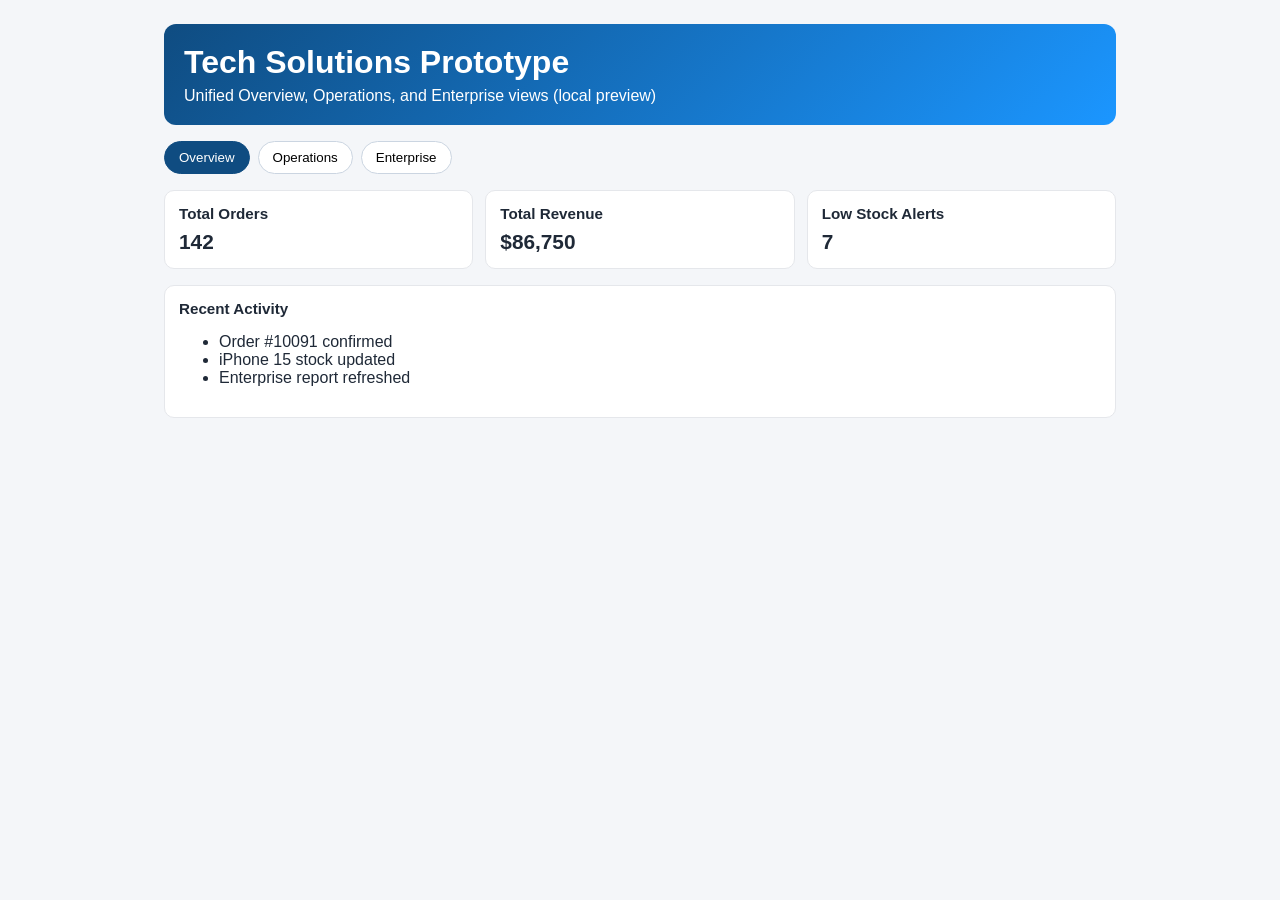
<file: prototype/local-preview/index.html>
<!doctype html>
<html lang="en">
<head>
    <meta charset="UTF-8">
    <meta name="viewport" content="width=device-width, initial-scale=1.0">
    <title>Tech Solutions Prototype</title>
    <link rel="stylesheet" href="./styles.css">
</head>
<body>
    <main class="app">
        <header class="hero">
            <h1>Tech Solutions Prototype</h1>
            <p>Unified Overview, Operations, and Enterprise views (local preview)</p>
        </header>

        <nav class="tabs" aria-label="Prototype Views">
            <button class="tab is-active" data-view="overview">Overview</button>
            <button class="tab" data-view="operations">Operations</button>
            <button class="tab" data-view="enterprise">Enterprise</button>
        </nav>

        <section id="overview" class="panel is-active" aria-label="Overview view">
            <div class="kpi-grid">
                <article class="kpi">
                    <h2>Total Orders</h2>
                    <p id="totalOrders">142</p>
                </article>
                <article class="kpi">
                    <h2>Total Revenue</h2>
                    <p id="totalRevenue">$86,750</p>
                </article>
                <article class="kpi">
                    <h2>Low Stock Alerts</h2>
                    <p id="lowStock">7</p>
                </article>
            </div>
            <article class="card">
                <h3>Recent Activity</h3>
                <ul>
                    <li>Order #10091 confirmed</li>
                    <li>iPhone 15 stock updated</li>
                    <li>Enterprise report refreshed</li>
                </ul>
            </article>
        </section>

        <section id="operations" class="panel" aria-label="Operations view">
            <article class="card">
                <h3>Order Queue</h3>
                <table>
                    <thead>
                        <tr>
                            <th>Order</th>
                            <th>Device</th>
                            <th>Qty</th>
                            <th>Status</th>
                        </tr>
                    </thead>
                    <tbody>
                        <tr><td>#10091</td><td>MacBook Pro</td><td>3</td><td>Confirmed</td></tr>
                        <tr><td>#10092</td><td>iPad Air</td><td>5</td><td>Draft</td></tr>
                        <tr><td>#10093</td><td>iPhone 15</td><td>8</td><td>Shipped</td></tr>
                    </tbody>
                </table>
            </article>
        </section>

        <section id="enterprise" class="panel" aria-label="Enterprise view">
            <div class="kpi-grid">
                <article class="kpi">
                    <h2>Conversion Rate</h2>
                    <p>68%</p>
                </article>
                <article class="kpi">
                    <h2>Avg Order Value</h2>
                    <p>$611</p>
                </article>
                <article class="kpi">
                    <h2>Fulfillment SLA</h2>
                    <p>97.4%</p>
                </article>
            </div>
            <article class="card">
                <h3>Executive Notes</h3>
                <p>Revenue trend remains positive with strongest growth in smartphones and tablets.</p>
            </article>
        </section>
    </main>

    <script src="./app.js"></script>
</body>
</html>
</file>
<file: prototype/local-preview/styles.css>
* {
    box-sizing: border-box;
    font-family: Arial, sans-serif;
}

body {
    margin: 0;
    background: #f4f6f9;
    color: #1f2937;
}

.app {
    max-width: 1000px;
    margin: 0 auto;
    padding: 24px;
}

.hero {
    background: linear-gradient(135deg, #0f4c81, #1b96ff);
    color: #fff;
    border-radius: 12px;
    padding: 20px;
    margin-bottom: 16px;
}

.hero h1 {
    margin: 0 0 6px;
}

.hero p {
    margin: 0;
}

.tabs {
    display: flex;
    gap: 8px;
    margin-bottom: 16px;
}

.tab {
    border: 1px solid #cbd5e1;
    border-radius: 999px;
    background: #fff;
    padding: 8px 14px;
    cursor: pointer;
}

.tab.is-active {
    background: #0f4c81;
    color: #fff;
    border-color: #0f4c81;
}

.panel {
    display: none;
    gap: 16px;
}

.panel.is-active {
    display: grid;
}

.kpi-grid {
    display: grid;
    grid-template-columns: repeat(auto-fit, minmax(160px, 1fr));
    gap: 12px;
}

.kpi,
.card {
    background: #fff;
    border-radius: 10px;
    border: 1px solid #e5e7eb;
    padding: 14px;
}

.kpi h2,
.card h3 {
    margin: 0 0 8px;
    font-size: 0.95rem;
}

.kpi p {
    margin: 0;
    font-size: 1.3rem;
    font-weight: 700;
}

table {
    width: 100%;
    border-collapse: collapse;
}

th,
td {
    text-align: left;
    border-bottom: 1px solid #e5e7eb;
    padding: 8px;
}
</file>
